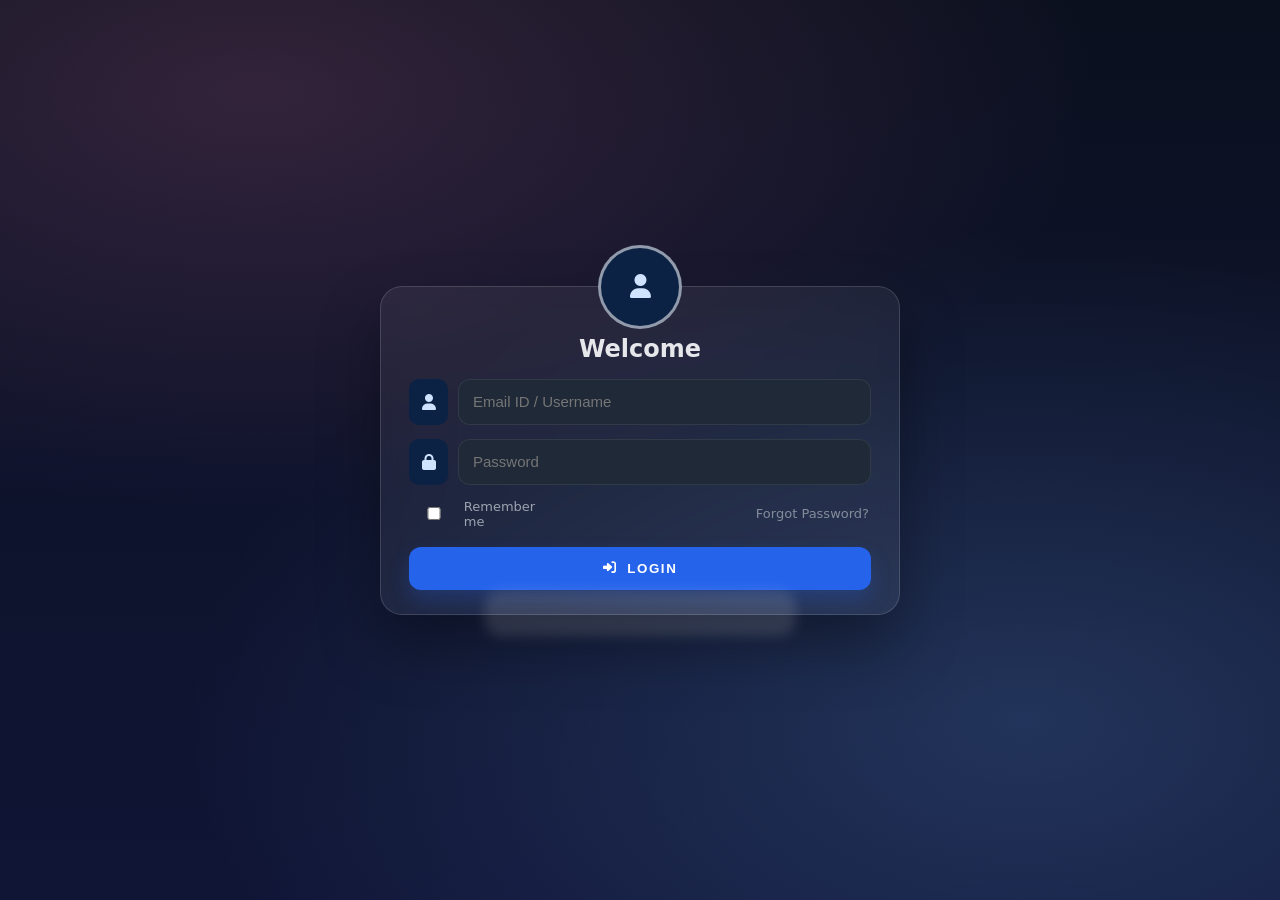
<file: index.html>
<!DOCTYPE html>
<html lang="en">
<head>
  <meta charset="utf-8" />
  <meta name="viewport" content="width=device-width, initial-scale=1" />
  <title>Login → VaultGuard</title>
  <link rel="stylesheet" href="https://cdnjs.cloudflare.com/ajax/libs/font-awesome/6.5.0/css/all.min.css" referrerpolicy="no-referrer"/>
  <link rel="stylesheet" href="vaultguard.css" />
</head>
<body>
  <!-- LOGIN -->
  <section id="loginScreen" class="login-wrap">
    <div class="login-card fade-in">
      <div class="login-avatar"><i class="fa-solid fa-user fa-xl"></i></div>
      <h2 class="login-title">Welcome</h2>
      <form id="loginForm" autocomplete="off">
        <div class="login-input"><i class="fa-solid fa-user"></i><input id="loginUser" placeholder="Email ID / Username" required /></div>
        <div class="login-input"><i class="fa-solid fa-lock"></i><input id="loginPass" placeholder="Password" type="password" required /></div>
        <div class="login-actions">
          <label class="remember-me"><input id="rememberMe" type="checkbox" class="accent-blue"> Remember me</label>
          <a href="#" onclick="alert('Demo only ✨');return false;" class="muted-link">Forgot Password?</a>
        </div>
        <button class="btn login-btn" type="submit"><i class="fa-solid fa-right-to-bracket"></i> LOGIN</button>
      </form>
      <div class="shadow-bar" aria-hidden="true"></div>
    </div>
  </section>

  <!-- APP -->
  <section id="appScreen" style="display:none">
    <div class="wrap">
      <header>
        <div class="center-header">
          <h1>VaultGuard</h1>
          <span class="lock"><i class="fa-solid fa-lock"></i></span>
          <span class="pill"><i class="fa-solid fa-database"></i> Local Storage</span>
        </div>
        <div class="right-controls">
          <button id="lockToggle" class="lock-toggle" title="Edit Controls">
            <i class="fa-solid fa-lock"></i> <span id="lockLabel">Locked</span>
          </button>
          <button id="logoutBtn" class="logout-btn" title="Logout"><i class="fa-solid fa-arrow-right-from-bracket"></i> Logout</button>
        </div>
      </header>

      <section class="panel fade-in" aria-label="Add New Credential">
        <div class="title">Add New Credential</div>
        <form id="credForm">
          <div class="row">
            <div class="col-1"><input id="site" placeholder="Site / Label (e.g., Gmail, GitHub)" required /></div>
            <div><input id="email" placeholder="Email / Username" required /></div>
            <div><input id="password" placeholder="Password" required /></div>
          </div>
          <div class="save-row">
            <button class="btn" id="saveBtn" type="submit"><i class="fa-solid fa-floppy-disk"></i> <span id="saveText">Save</span></button>
            <button type="button" class="icon-btn" id="cancelEdit" title="Cancel edit" style="display:none"><i class="fa-solid fa-rotate-left"></i></button>
          </div>
          <input type="hidden" id="editId" />
        </form>
      </section>

      <section class="panel" aria-label="Saved Credentials">
        <div class="title">Saved Credentials</div>
        <div id="list" class="list" role="list"></div>
        <div id="emptyState" class="empty" style="display:none">No credentials yet — add one above.</div>
      </section>
    </div>
  </section>

  <script src="vaultguard_script.js"></script>
</body>
</html>
</file>
<file: vaultguard.css>
:root{
  --bg:#0f172a; --panel:#111827; --muted:#1f2937; --text:#e5e7eb; --sub:#9ca3af;
  --brand:#2563eb; --brand-2:#1d4ed8; --good:#10b981; --bad:#ef4444; --ring:#3b82f6;
}
*{box-sizing:border-box}
html,body{height:100%}
body{margin:0;font-family:ui-sans-serif,system-ui,-apple-system,Segoe UI,Roboto,Ubuntu,"Helvetica Neue",Arial;background:#0b101f;color:var(--text)}
a{color:inherit}
.muted-link{text-decoration:none;opacity:.8}
.accent-blue{accent-color:#3b82f6}

/* Shared UI */
.wrap{max-width:1000px;margin:0 auto;padding:28px}
.panel{background:rgba(17,24,39,.74);border:1px solid rgba(255,255,255,.06);border-radius:16px;padding:18px;box-shadow:0 10px 30px rgba(0,0,0,.25);backdrop-filter: blur(6px);margin-top:18px}
.title{font-size:22px;font-weight:800;margin:8px 0 14px}
input{width:100%;padding:14px;border-radius:12px;border:1px solid rgba(255,255,255,.08);background:var(--muted);color:var(--text);outline:0;font-size:15px;transition:border .2s,box-shadow .2s,transform .05s}
input:focus{border-color:var(--ring);box-shadow:0 0 0 3px rgba(59,130,246,.25)}
.btn{display:inline-flex;align-items:center;justify-content:center;gap:10px;background:var(--brand);border:0;border-radius:12px;color:white;padding:14px 18px;font-weight:700;cursor:pointer;width:100%;transition:transform .05s, background .2s, box-shadow .2s;box-shadow:0 10px 20px rgba(37,99,235,.25)}
.btn:hover{background:var(--brand-2)} .btn:active{transform:translateY(1px)}
.row{display:grid;grid-template-columns:1fr 1fr;gap:12px}
.row .col-1{grid-column:1/-1}
.icon-btn{width:36px;height:36px;border-radius:10px;border:1px solid rgba(255,255,255,.08);background:rgba(255,255,255,.03);color:var(--text);cursor:pointer;display:flex;align-items:center;justify-content:center;transition:background .15s, transform .05s, border-color .2s}
.icon-btn:active{transform:translateY(1px)}
.fade-in{animation:fade .24s ease} @keyframes fade{from{opacity:0;transform:translateY(4px)}to{opacity:1;transform:none}}

/* Login */
.login-wrap{
  min-height:100dvh;display:grid;place-items:center;
  background:radial-gradient(1200px 600px at 20% 10%, #cf6f9f33, transparent 70%),
             radial-gradient(1200px 700px at 80% 80%, #6fb3ff33, transparent 70%),
             linear-gradient(180deg,#0b101f 0%, #101536 100%);
  padding:28px;
}
.login-card{
  position:relative; width:min(520px, 100%); border-radius:22px; padding:36px 28px 24px;
  background:rgba(255,255,255,.06); border:1px solid rgba(255,255,255,.14); box-shadow:0 30px 60px rgba(0,0,0,.35); backdrop-filter: blur(10px);
}
.login-avatar{position:absolute; left:50%; transform:translateX(-50%); top:-42px; width:84px; height:84px; border-radius:50%; background:#0b2245; color:#cfe3ff; display:grid; place-items:center; border:3px solid rgba(255,255,255,.55)}
.login-title{margin:12px 0 16px; text-align:center; font-weight:800}
.login-input{display:flex; align-items:center; gap:10px; margin:14px 0}
.login-input i{width:44px; height:46px; display:grid; place-items:center; background:#0b2245; color:#cfe3ff; border-radius:10px}
.login-input input{height:46px}
.login-actions{display:flex; align-items:center; justify-content:space-between; color:var(--sub); font-size:13px; margin:10px 2px 18px}
.remember-me{display:flex;align-items:center;gap:8px;cursor:pointer}
.shadow-bar{position:absolute; left:50%; transform:translateX(-50%); bottom:-22px; width:60%; height:46px; background:rgba(255,255,255,.12); border-radius:16px; filter:blur(6px)}
.login-btn{letter-spacing:.12em}

/* Header */
header{
  position:relative;
  display:flex; justify-content:center; align-items:center;
  margin-bottom:20px; min-height:48px;
}
.center-header{display:inline-flex; align-items:center; gap:12px}
header h1{font-size:34px;letter-spacing:.5px;margin:0;font-weight:800}
header .lock{font-size:22px;color:#fbbf24}
.pill{display:inline-flex;gap:8px;align-items:center;background:rgba(59,130,246,.15);border:1px solid rgba(59,130,246,.35);padding:6px 10px;border-radius:999px;font-size:12px}
.right-controls{position:absolute; right:0; top:50%; transform:translateY(-50%); display:flex; gap:8px; align-items:center;}
.logout-btn{display:flex; align-items:center; gap:8px; background:rgba(239,68,68,.15); border:1px solid rgba(239,68,68,.35); color:#fecaca; padding:8px 14px; border-radius:10px; cursor:pointer; transition:background .2s, transform .05s;}
.logout-btn:hover{background:rgba(239,68,68,.25)} .logout-btn:active{transform:translateY(1px)}
.lock-toggle{display:flex; align-items:center; gap:8px; cursor:pointer; padding:8px 12px; border-radius:10px; border:1px solid rgba(255,255,255,.12); background:rgba(255,255,255,.06); color:#dbeafe; transition:background .2s, border-color .2s, transform .05s;}
.lock-toggle.unlocked{background:rgba(16,185,129,.18); border-color:rgba(16,185,129,.45); color:#d1fae5}
.lock-toggle:active{transform:translateY(1px)}

/* List two per row */
.list{ display:grid; grid-template-columns: repeat(2, minmax(0,1fr)); gap:14px; margin-top:18px}
@media (max-width:720px){ .row{grid-template-columns:1fr} .list{grid-template-columns:1fr} }

/* Cards */
.card{display:grid;grid-template-columns:1fr auto;gap:10px;align-items:center;background:linear-gradient(180deg,#0a1226 0%,#0b1021 70%);border:1px solid rgba(255,255,255,.06);border-radius:16px;padding:16px 14px;transition:transform .15s, box-shadow .2s, border-color .2s}
.card:hover{transform:translateY(-1px); box-shadow:0 14px 28px rgba(0,0,0,.25); border-color:rgba(59,130,246,.20)}
.name{font-weight:800;font-size:18px;margin-bottom:6px}
.field{color:var(--sub);font-size:14px;line-height:1.35}
.bullets{letter-spacing:2px}
.empty{border:1px dashed rgba(255,255,255,.15);border-radius:14px;padding:22px;text-align:center;color:var(--sub)}
.save-row{display:flex;gap:12px;margin-top:12px}
.icon-btn[data-action="view"]:hover{background:rgba(16,185,129,.12);border-color:rgba(16,185,129,.35)}
.icon-btn[data-action="edit"]:hover{background:rgba(59,130,246,.12);border-color:rgba(59,130,246,.35)}
.icon-btn[data-action="delete"]:hover{background:rgba(239,68,68,.14);border-color:rgba(239,68,68,.38)}

/* Locked */
.controls-locked .actions .icon-btn{opacity:.35; pointer-events:none}
</file>
